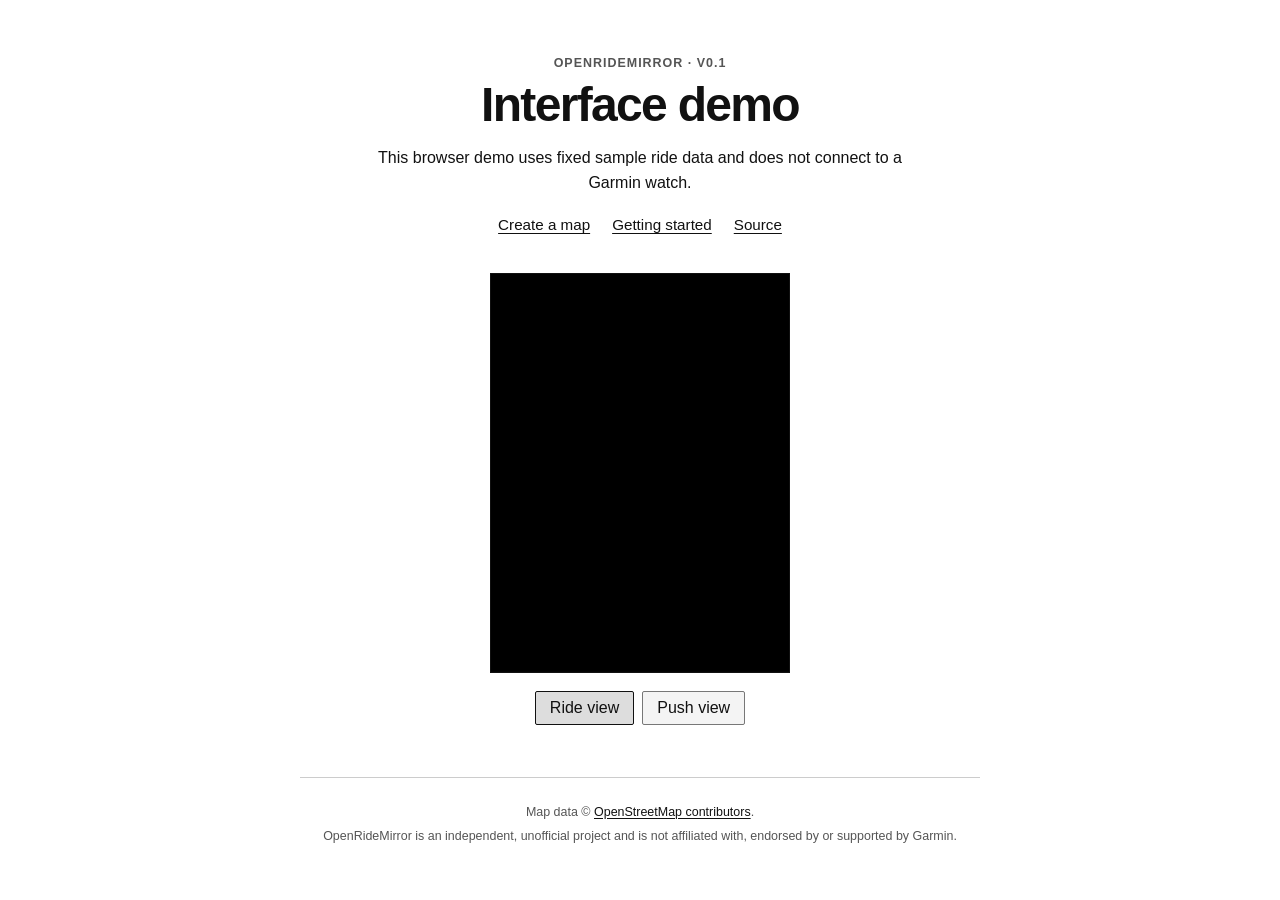
<file: web-demo/index.html>
<!doctype html>
<html lang="en">
  <head>
    <meta charset="UTF-8" />
    <meta name="viewport" content="width=device-width, initial-scale=1" />
    <meta name="description" content="OpenRideMirror v0.1 interface demo with sample ride data." />
    <title>OpenRideMirror v0.1 — Interface demo</title>
    <link rel="stylesheet" href="styles.css" />
  </head>
  <body>
    <main class="page">
      <header class="page-header">
        <p class="version">OpenRideMirror · v0.1</p>
        <h1>Interface demo</h1>
        <p>This browser demo uses fixed sample ride data and does not connect to a Garmin watch.</p>
        <nav class="project-links" aria-label="Project links">
          <a href="map-builder.html">Create a map</a>
          <a href="https://github.com/mihaelmiklosic/OpenRideMirror/blob/main/GETTING_STARTED.md">Getting started</a>
          <a href="https://github.com/mihaelmiklosic/OpenRideMirror">Source</a>
        </nav>
      </header>

      <section class="demo" aria-label="OpenRideMirror interface preview">
        <canvas id="dashboard" width="300" height="400" aria-label="OpenRideMirror dashboard rendered with sample ride data"></canvas>
        <div class="controls" aria-label="Interface view">
          <button id="ride-view" type="button" aria-pressed="true">Ride view</button>
          <button id="push-view" type="button" aria-pressed="false">Push view</button>
        </div>
      </section>

      <footer>
        <p>Map data © <a href="https://www.openstreetmap.org/copyright">OpenStreetMap contributors</a>.</p>
        <p>OpenRideMirror is an independent, unofficial project and is not affiliated with, endorsed by or supported by Garmin.</p>
      </footer>
    </main>

    <script src="font-data.js"></script>
    <script src="map-data.js"></script>
    <script src="app.js"></script>
  </body>
</html>
</file>
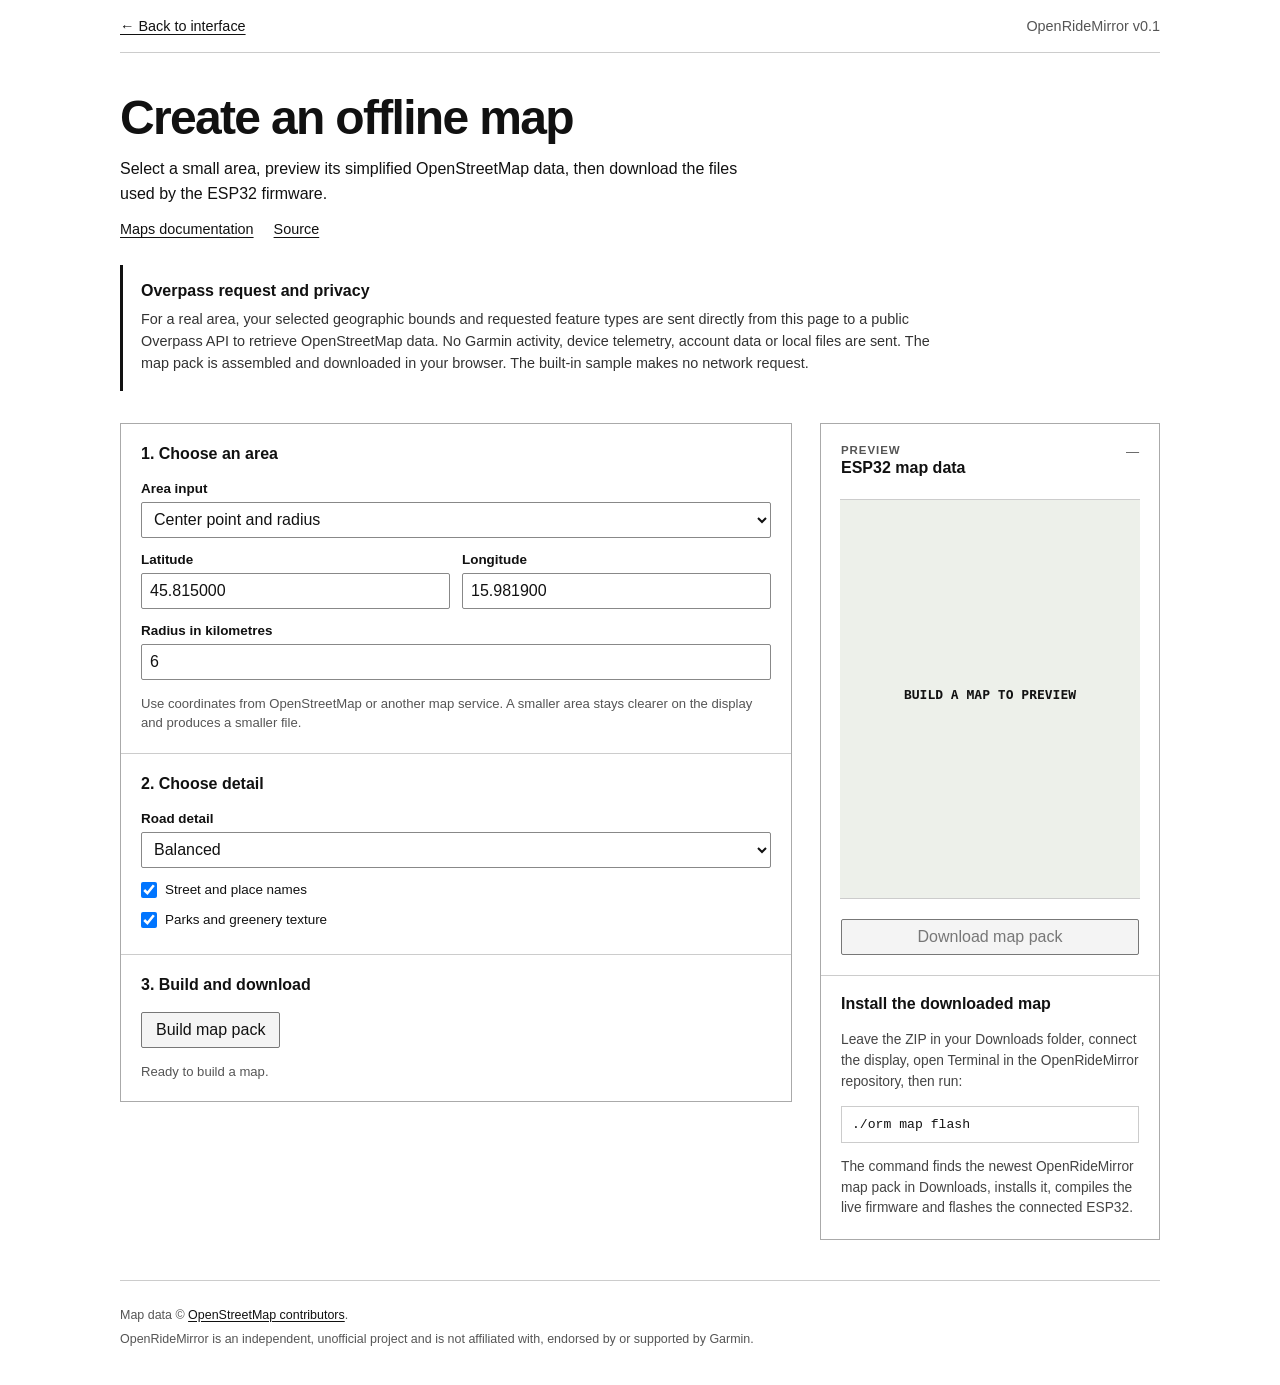
<file: web-demo/map-builder.html>
<!doctype html>
<html lang="en">
  <head>
    <meta charset="UTF-8" />
    <meta name="viewport" content="width=device-width, initial-scale=1" />
    <meta name="description" content="Create an offline OpenRideMirror map pack in the browser." />
    <title>OpenRideMirror v0.1 — Map builder</title>
    <link rel="stylesheet" href="map-builder.css" />
  </head>
  <body>
    <header class="site-header">
      <a href="index.html">← Back to interface</a>
      <span>OpenRideMirror v0.1</span>
    </header>

    <main>
      <header class="page-header">
        <h1>Create an offline map</h1>
        <p>Select a small area, preview its simplified OpenStreetMap data, then download the files used by the ESP32 firmware.</p>
        <nav class="reference-links" aria-label="Map builder references">
          <a href="https://github.com/mihaelmiklosic/OpenRideMirror/blob/main/docs/maps.md">Maps documentation</a>
          <a href="https://github.com/mihaelmiklosic/OpenRideMirror">Source</a>
        </nav>
      </header>

      <section class="privacy-note" aria-labelledby="privacy-title">
        <h2 id="privacy-title">Overpass request and privacy</h2>
        <p>For a real area, your selected geographic bounds and requested feature types are sent directly from this page to a public Overpass API to retrieve OpenStreetMap data. No Garmin activity, device telemetry, account data or local files are sent. The map pack is assembled and downloaded in your browser. The built-in sample makes no network request.</p>
      </section>

      <div class="layout">
        <form id="builder" novalidate>
          <section>
            <h2>1. Choose an area</h2>
            <label for="area-type">Area input</label>
            <select id="area-type">
              <option value="center-radius">Center point and radius</option>
              <option value="bbox">Bounding box</option>
              <option value="sample">Built-in Jarun sample (offline)</option>
            </select>

            <div id="center-options">
              <div class="two-columns">
                <div>
                  <label for="latitude">Latitude</label>
                  <input id="latitude" type="number" step="0.000001" value="45.815000" />
                </div>
                <div>
                  <label for="longitude">Longitude</label>
                  <input id="longitude" type="number" step="0.000001" value="15.981900" />
                </div>
              </div>
              <label for="radius">Radius in kilometres</label>
              <input id="radius" type="number" min="0.5" max="15" step="0.5" value="6" />
            </div>

            <div id="bbox-options" hidden>
              <div class="two-columns">
                <div>
                  <label for="south">South</label>
                  <input id="south" type="number" step="0.000001" value="45.750000" />
                </div>
                <div>
                  <label for="west">West</label>
                  <input id="west" type="number" step="0.000001" value="15.900000" />
                </div>
                <div>
                  <label for="north">North</label>
                  <input id="north" type="number" step="0.000001" value="45.820000" />
                </div>
                <div>
                  <label for="east">East</label>
                  <input id="east" type="number" step="0.000001" value="16.000000" />
                </div>
              </div>
            </div>

            <p class="hint">Use coordinates from OpenStreetMap or another map service. A smaller area stays clearer on the display and produces a smaller file.</p>
          </section>

          <section>
            <h2>2. Choose detail</h2>
            <label for="preset">Road detail</label>
            <select id="preset">
              <option value="minimal">Minimal</option>
              <option value="balanced" selected>Balanced</option>
              <option value="detailed">Detailed</option>
            </select>
            <label class="check"><input id="labels" type="checkbox" checked /> Street and place names</label>
            <label class="check"><input id="green" type="checkbox" checked /> Parks and greenery texture</label>
          </section>

          <section>
            <h2>3. Build and download</h2>
            <button id="build" type="submit">Build map pack</button>
            <p id="status" class="status" aria-live="polite">Ready to build a map.</p>
          </section>
        </form>

        <aside>
          <div class="preview-heading">
            <div>
              <p class="eyebrow">Preview</p>
              <h2>ESP32 map data</h2>
            </div>
            <span id="size">—</span>
          </div>
          <canvas id="preview" width="300" height="400" aria-label="Generated monochrome map preview"></canvas>
          <button id="download" type="button" disabled>Download map pack</button>

          <section class="next">
            <h2>Install the downloaded map</h2>
            <p>Leave the ZIP in your Downloads folder, connect the display, open Terminal in the OpenRideMirror repository, then run:</p>
            <pre><code>./orm map flash</code></pre>
            <p>The command finds the newest OpenRideMirror map pack in Downloads, installs it, compiles the live firmware and flashes the connected ESP32.</p>
          </section>
        </aside>
      </div>

      <footer>
        <p>Map data © <a href="https://www.openstreetmap.org/copyright">OpenStreetMap contributors</a>.</p>
        <p>OpenRideMirror is an independent, unofficial project and is not affiliated with, endorsed by or supported by Garmin.</p>
      </footer>
    </main>

    <script src="map-builder.js"></script>
  </body>
</html>
</file>
<file: web-demo/styles.css>
:root {
  color: #111;
  background: #fff;
  font-family: -apple-system, BlinkMacSystemFont, "Segoe UI", sans-serif;
  font-synthesis: none;
}

* {
  box-sizing: border-box;
}

html {
  background: #fff;
}

body {
  margin: 0;
  background: #fff;
  color: #111;
}

a {
  color: #111;
  text-underline-offset: 0.18em;
}

a:hover {
  text-decoration-thickness: 2px;
}

.page {
  width: min(100% - 32px, 680px);
  margin: 0 auto;
  padding: 56px 0 32px;
}

.page-header {
  text-align: center;
}

.version {
  margin: 0 0 10px;
  color: #555;
  font-size: 0.78rem;
  font-weight: 650;
  letter-spacing: 0.08em;
  text-transform: uppercase;
}

h1 {
  margin: 0;
  font-size: clamp(2rem, 8vw, 3rem);
  line-height: 1.05;
  letter-spacing: -0.035em;
}

.page-header > p:not(.version) {
  max-width: 540px;
  margin: 16px auto 0;
  line-height: 1.55;
}

.project-links {
  display: flex;
  flex-wrap: wrap;
  justify-content: center;
  gap: 10px 22px;
  margin-top: 20px;
  font-size: 0.95rem;
}

.demo {
  display: flex;
  flex-direction: column;
  align-items: center;
  margin-top: 40px;
}

#dashboard {
  display: block;
  width: 300px;
  height: 400px;
  max-width: 100%;
  border: 1px solid #111;
  background: #fff;
}

.controls {
  display: flex;
  justify-content: center;
  gap: 8px;
  margin-top: 18px;
}

button {
  appearance: auto;
  min-height: 34px;
  padding: 5px 14px;
  border: 1px solid #777;
  border-radius: 2px;
  background: #f4f4f4;
  color: #111;
  font: inherit;
  cursor: pointer;
}

button:hover {
  background: #e9e9e9;
}

button[aria-pressed="true"] {
  border-color: #111;
  background: #ddd;
}

button:focus-visible,
a:focus-visible {
  outline: 2px solid #111;
  outline-offset: 3px;
}

footer {
  margin-top: 52px;
  padding-top: 20px;
  border-top: 1px solid #ccc;
  color: #555;
  font-size: 0.78rem;
  line-height: 1.5;
  text-align: center;
}

footer p {
  margin: 5px 0;
}

@media (max-width: 420px) {
  .page {
    width: min(100% - 24px, 680px);
    padding-top: 32px;
  }

  .demo {
    margin-top: 32px;
  }
}
</file>
<file: web-demo/map-builder.css>
:root {
  color: #111;
  background: #fff;
  font-family: -apple-system, BlinkMacSystemFont, "Segoe UI", sans-serif;
  font-synthesis: none;
}

* {
  box-sizing: border-box;
}

html,
body {
  margin: 0;
  background: #fff;
  color: #111;
}

a {
  color: #111;
  text-underline-offset: 0.18em;
}

a:hover {
  text-decoration-thickness: 2px;
}

.site-header {
  display: flex;
  justify-content: space-between;
  gap: 24px;
  width: min(100% - 32px, 1040px);
  margin: 0 auto;
  padding: 18px 0;
  border-bottom: 1px solid #ccc;
  font-size: 0.9rem;
}

.site-header span {
  color: #555;
}

main {
  width: min(100% - 32px, 1040px);
  margin: 0 auto;
  padding: 40px 0 32px;
}

.page-header {
  max-width: 720px;
}

h1,
h2,
p {
  margin-top: 0;
}

h1 {
  margin-bottom: 14px;
  font-size: clamp(2rem, 6vw, 3rem);
  line-height: 1.05;
  letter-spacing: -0.035em;
}

h2 {
  margin-bottom: 16px;
  font-size: 1rem;
  line-height: 1.3;
}

.page-header > p {
  max-width: 650px;
  margin-bottom: 14px;
  line-height: 1.55;
}

.reference-links {
  display: flex;
  flex-wrap: wrap;
  gap: 10px 20px;
  font-size: 0.9rem;
}

.privacy-note {
  max-width: 820px;
  margin: 28px 0 32px;
  padding: 16px 0 16px 18px;
  border-left: 3px solid #111;
}

.privacy-note h2 {
  margin-bottom: 6px;
}

.privacy-note p {
  margin: 0;
  color: #333;
  font-size: 0.9rem;
  line-height: 1.55;
}

.layout {
  display: grid;
  grid-template-columns: minmax(0, 1fr) 340px;
  gap: 28px;
  align-items: start;
}

form,
aside {
  border: 1px solid #aaa;
  background: #fff;
}

form > section,
aside > * {
  padding: 20px;
}

form > section + section,
aside > * + * {
  border-top: 1px solid #ccc;
}

label {
  display: block;
  margin: 14px 0 6px;
  font-size: 0.84rem;
  font-weight: 650;
}

select,
input,
button {
  font: inherit;
}

select,
input[type="number"] {
  width: 100%;
  min-height: 36px;
  padding: 6px 8px;
  border: 1px solid #888;
  border-radius: 2px;
  background: #fff;
  color: #111;
}

.two-columns {
  display: grid;
  grid-template-columns: repeat(2, minmax(0, 1fr));
  gap: 0 12px;
}

.check {
  display: flex;
  align-items: center;
  gap: 8px;
  font-weight: 400;
}

.check input {
  width: 16px;
  height: 16px;
  margin: 0;
}

.hint,
.status {
  margin: 14px 0 0;
  color: #555;
  font-size: 0.82rem;
  line-height: 1.5;
}

button {
  appearance: auto;
  min-height: 36px;
  padding: 6px 14px;
  border: 1px solid #777;
  border-radius: 2px;
  background: #f4f4f4;
  color: #111;
  cursor: pointer;
}

button:hover:not(:disabled) {
  background: #e9e9e9;
}

button:disabled {
  color: #777;
  cursor: not-allowed;
}

button:focus-visible,
select:focus-visible,
input:focus-visible,
a:focus-visible {
  outline: 2px solid #111;
  outline-offset: 2px;
}

.preview-heading {
  display: flex;
  align-items: flex-start;
  justify-content: space-between;
  gap: 16px;
}

.preview-heading h2 {
  margin: 2px 0 0;
}

.eyebrow {
  margin: 0;
  color: #555;
  font-size: 0.72rem;
  font-weight: 650;
  letter-spacing: 0.08em;
  text-transform: uppercase;
}

#size {
  color: #555;
  font-size: 0.82rem;
}

#preview {
  display: block;
  width: 300px;
  height: 400px;
  max-width: 100%;
  margin: 0 auto;
  padding: 0;
  border-top: 1px solid #ccc;
  border-bottom: 1px solid #ccc;
  background: #fff;
}

#download {
  display: block;
  width: calc(100% - 40px);
  margin: 20px;
}

.next {
  padding-top: 18px;
}

.next p {
  color: #444;
  font-size: 0.86rem;
  line-height: 1.5;
}

.next p:last-child {
  margin-bottom: 0;
}

pre {
  overflow-x: auto;
  margin: 10px 0 14px;
  padding: 10px;
  border: 1px solid #ccc;
  background: #fff;
  font-size: 0.82rem;
}

footer {
  margin-top: 40px;
  padding-top: 20px;
  border-top: 1px solid #ccc;
  color: #555;
  font-size: 0.78rem;
  line-height: 1.5;
}

footer p {
  margin: 5px 0;
}

@media (max-width: 800px) {
  .layout {
    grid-template-columns: 1fr;
  }

  aside {
    width: min(100%, 420px);
  }
}

@media (max-width: 480px) {
  .site-header,
  main {
    width: min(100% - 24px, 1040px);
  }

  .site-header {
    flex-direction: column;
    gap: 6px;
  }

  main {
    padding-top: 30px;
  }

  .two-columns {
    grid-template-columns: 1fr;
  }
}
</file>
